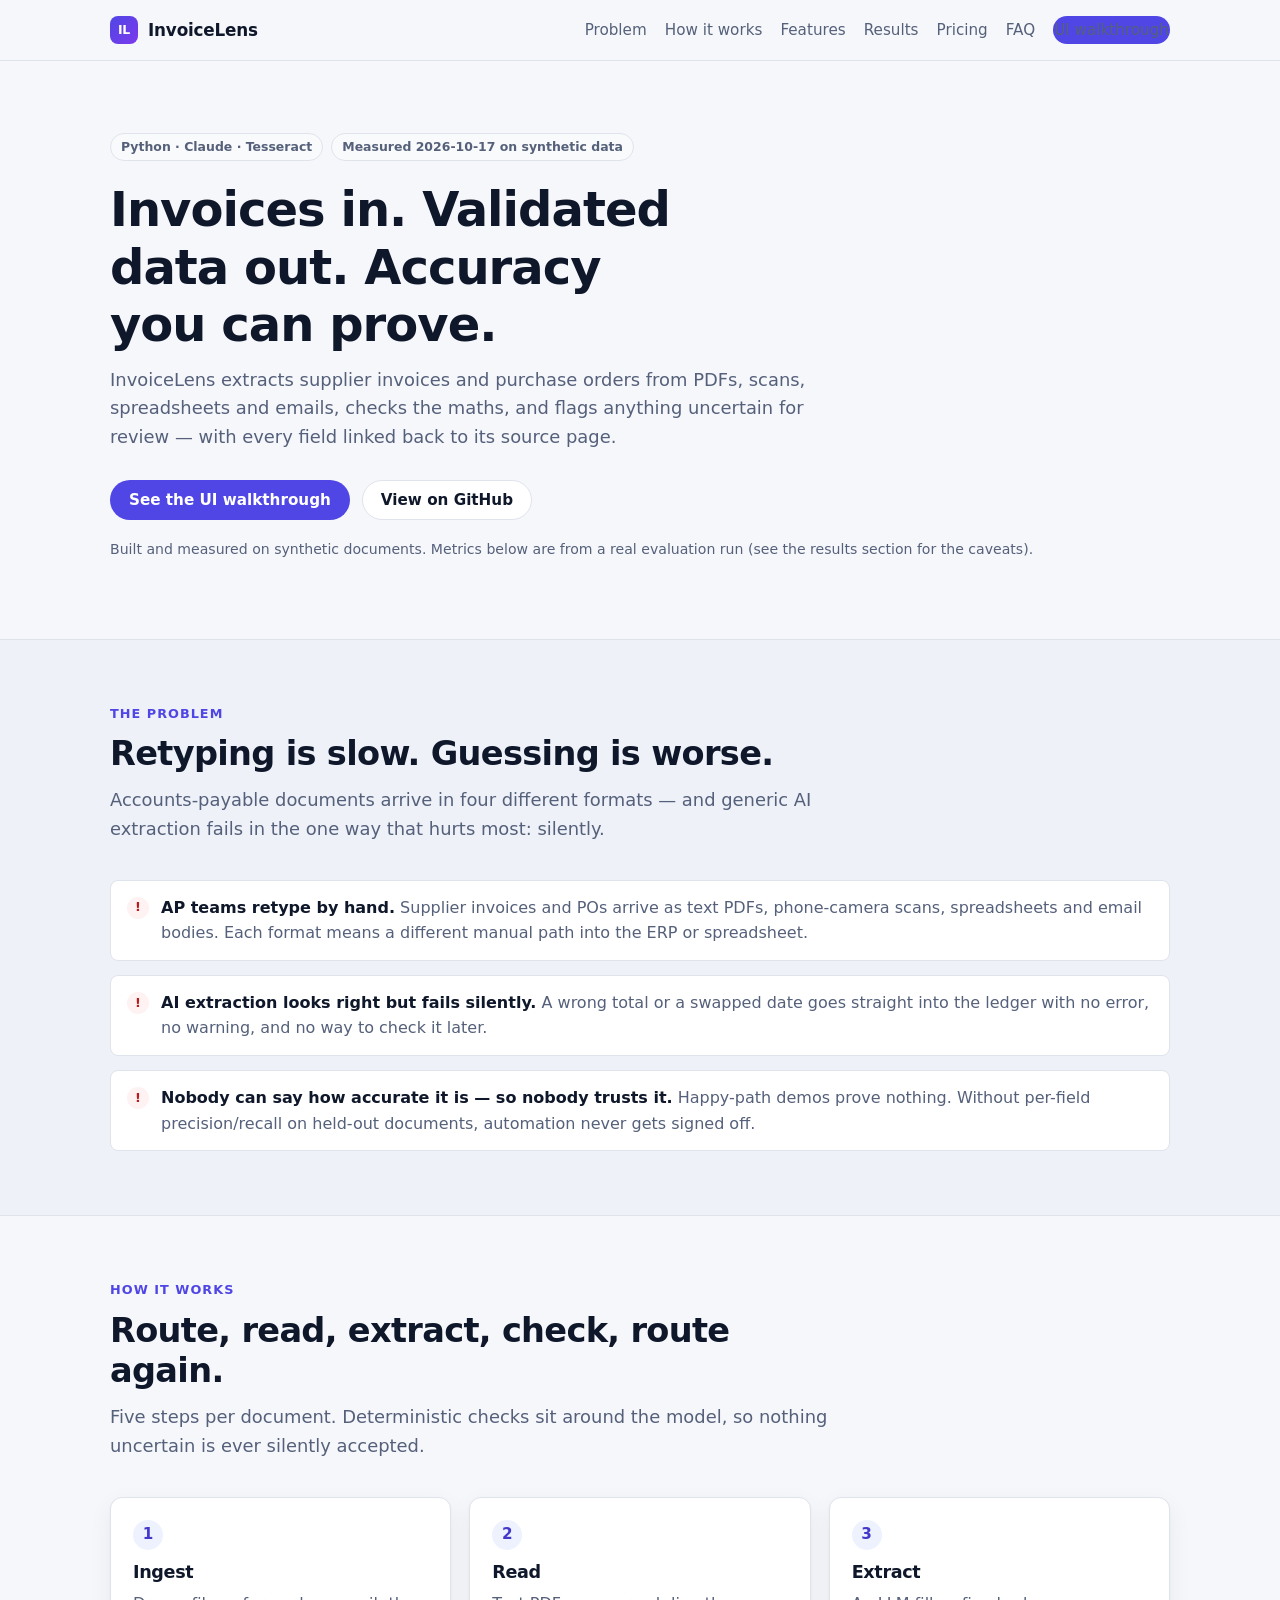
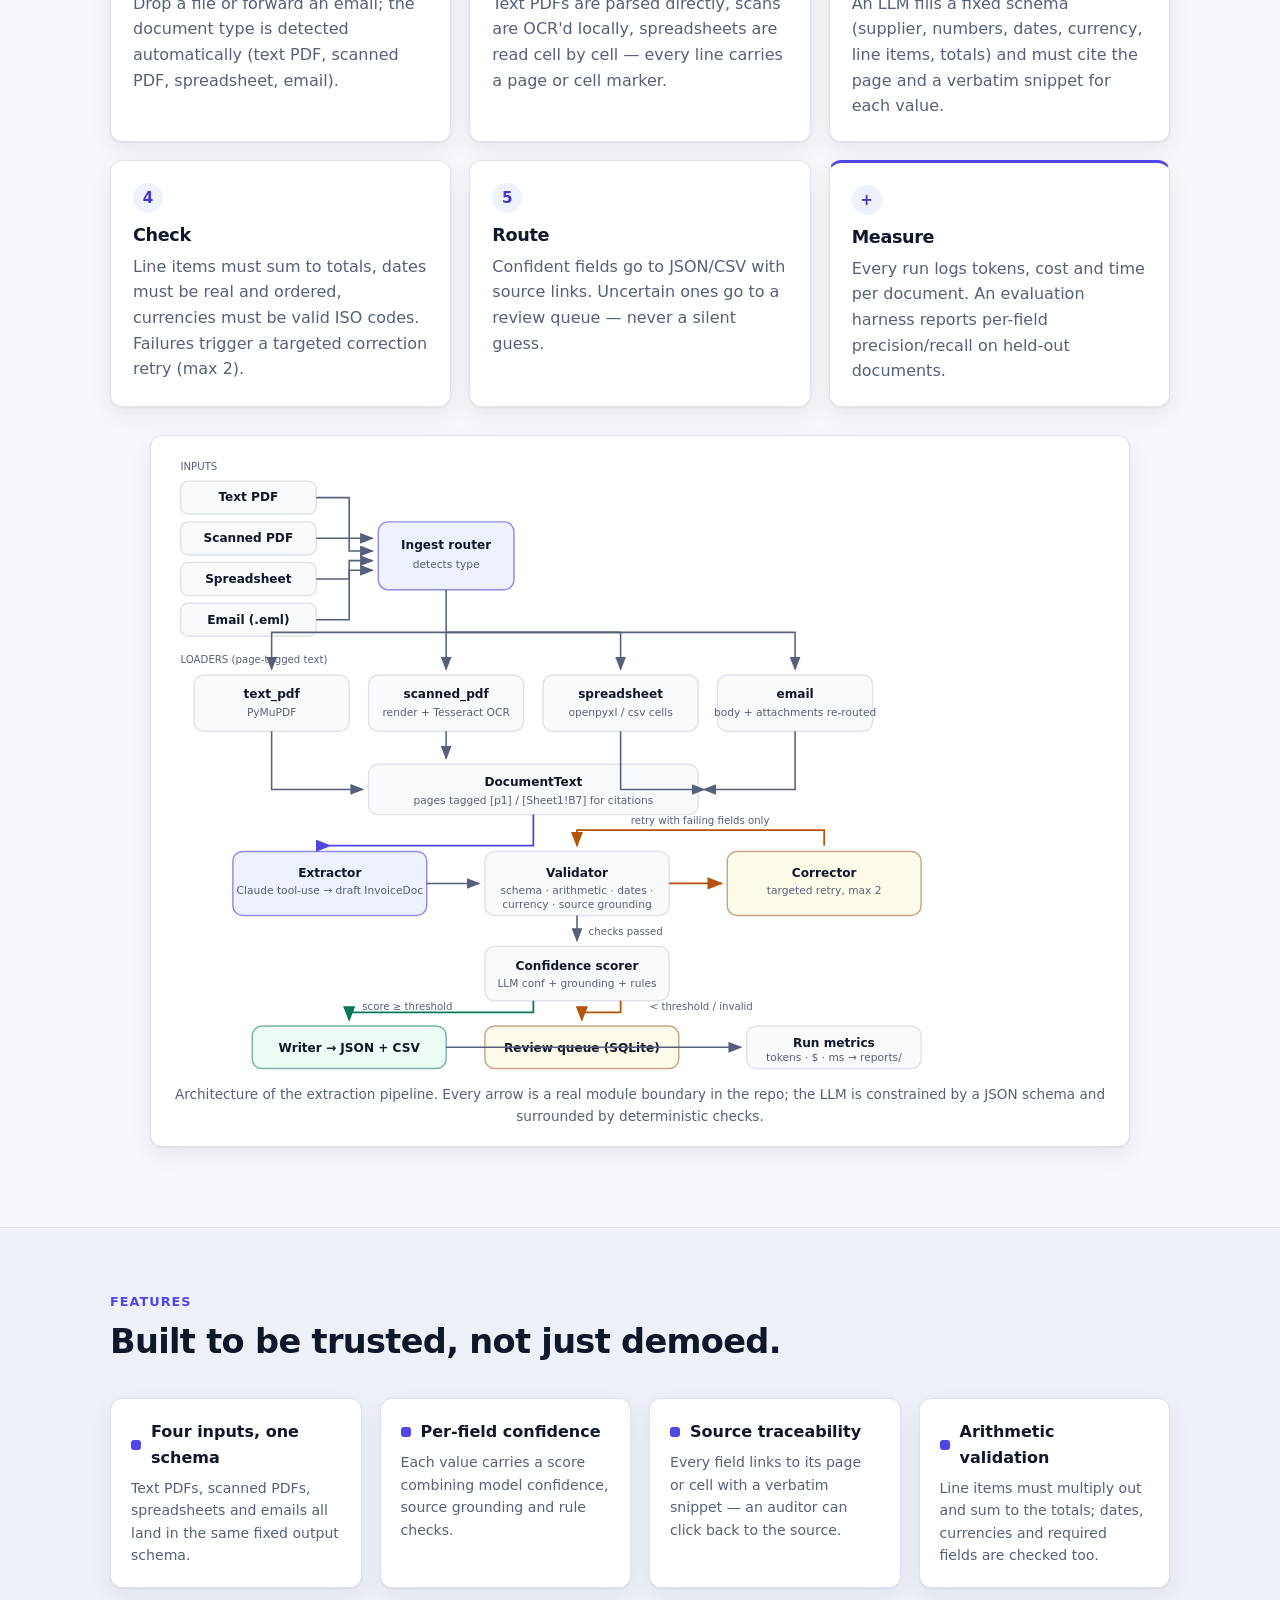
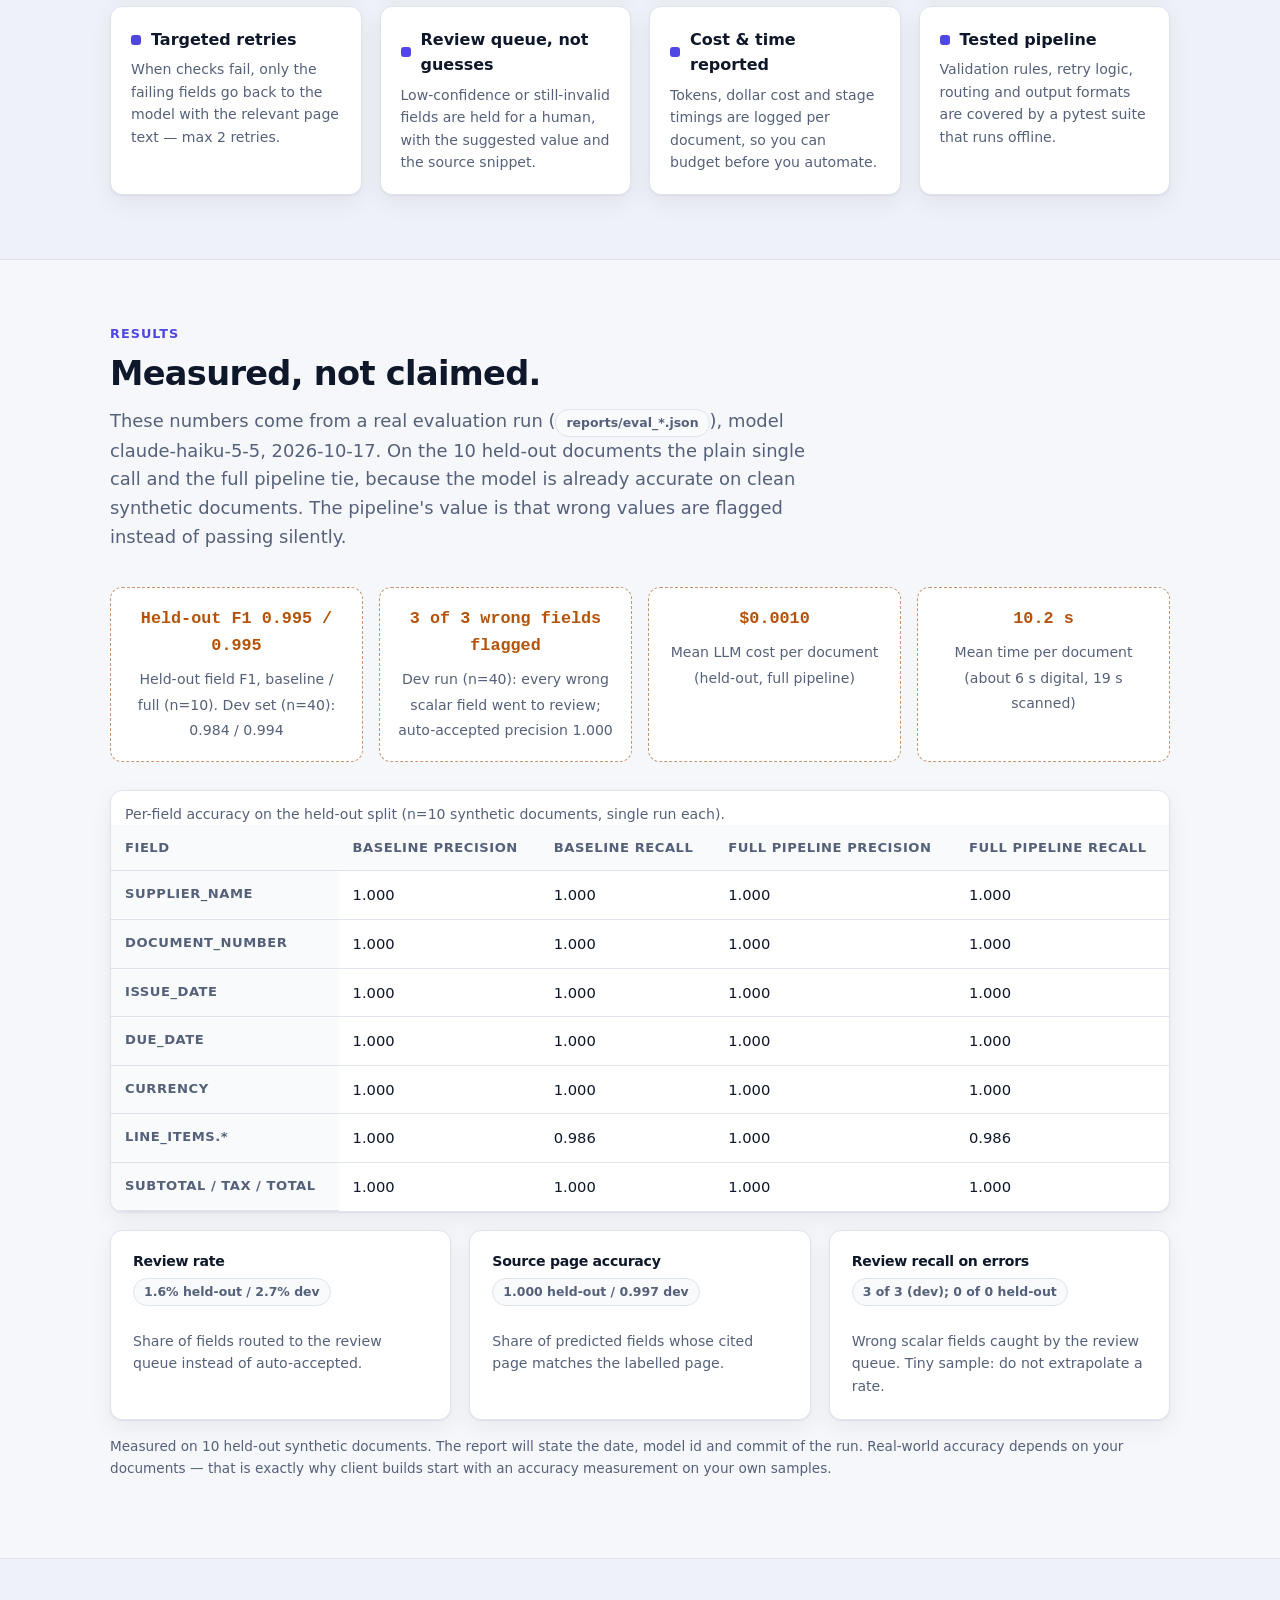
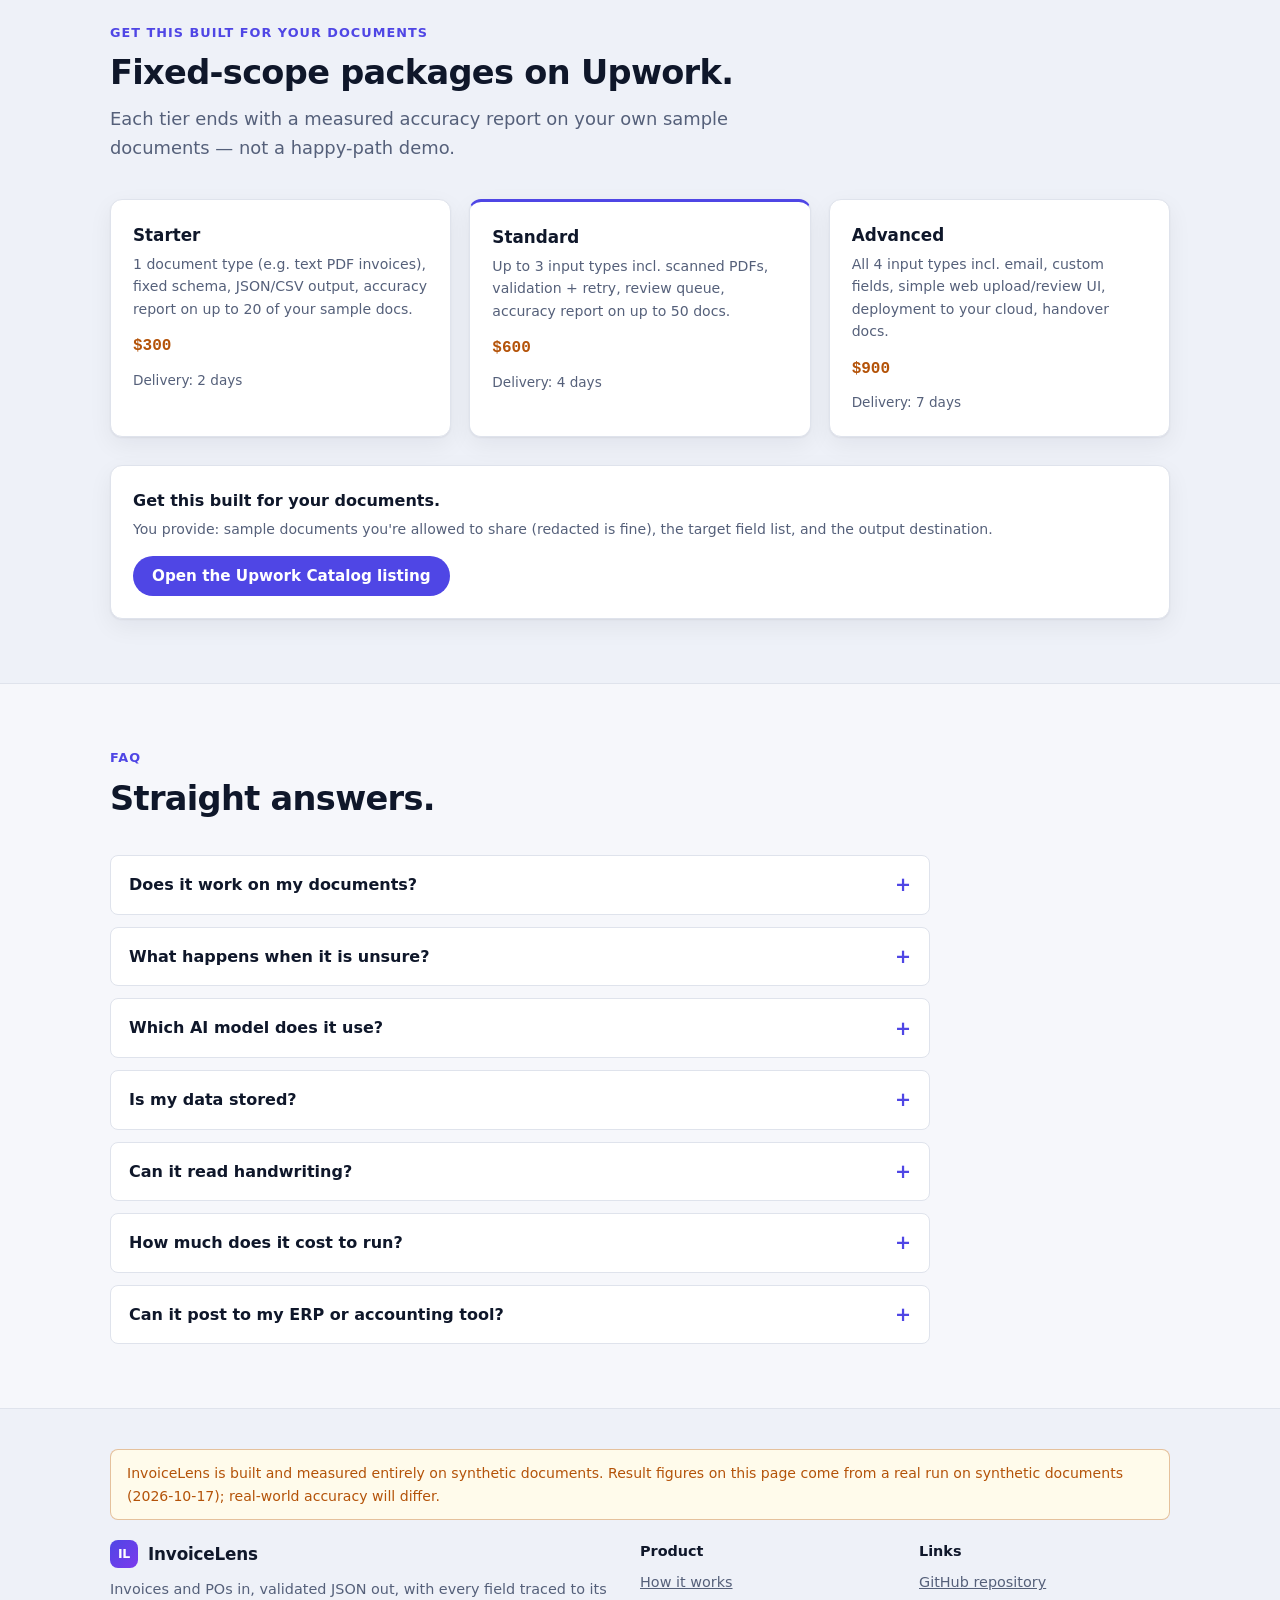
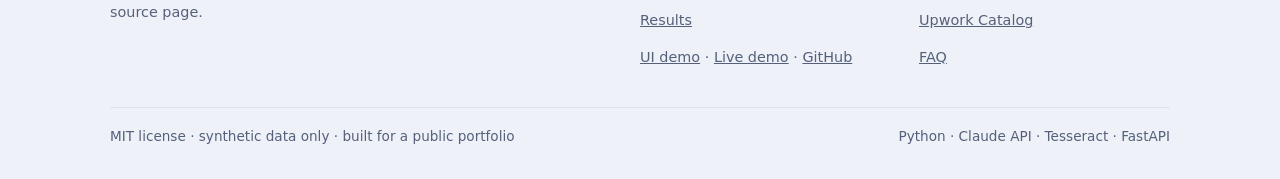
<file: site/index.html>
<!doctype html>
<html lang="en">
<head>
  <meta charset="utf-8">
  <meta name="viewport" content="width=device-width, initial-scale=1">
  <meta name="color-scheme" content="light dark">
  <meta name="description" content="InvoiceLens — invoices and POs in, validated JSON out, with every field traced to its source page and accuracy you can measure. Measured on synthetic data.">
  <title>InvoiceLens — validated invoice &amp; PO extraction</title>
  <link rel="stylesheet" href="styles.css">
</head>
<body>

  <header class="site-header">
    <div class="container">
      <a class="brand" href="index.html"><span class="brand-mark">IL</span>InvoiceLens</a>
      <nav class="nav" aria-label="Main">
        <a href="#problem">Problem</a>
        <a href="#how">How it works</a>
        <a href="#features">Features</a>
        <a href="#results">Results</a>
        <a href="#pricing">Pricing</a>
        <a href="#faq">FAQ</a>
        <a class="btn btn-primary btn-sm" href="demo.html">UI walkthrough</a>
      </nav>
    </div>
  </header>

  <main>

    <!-- ============ HERO ============ -->
    <section class="hero">
      <div class="container">
        <div class="hero-badge-row">
          <span class="badge">Python · Claude · Tesseract</span>
          <span class="badge">Measured 2026-10-17 on synthetic data</span>
        </div>
        <h1>Invoices in. Validated data out. Accuracy you can prove.</h1>
        <p class="lede">
          InvoiceLens extracts supplier invoices and purchase orders from PDFs, scans,
          spreadsheets and emails, checks the maths, and flags anything uncertain for
          review — with every field linked back to its source page.
        </p>
        <div class="cta-row">
          <a class="btn btn-primary" href="demo.html">See the UI walkthrough</a>
          <a class="btn btn-ghost" href="#" title="Link pending — public repo not yet published">View on GitHub</a>
        </div>
        <p class="hero-note">
          Built and measured on synthetic documents. Metrics below are
          from a real evaluation run (see the results section for the caveats).
        </p>
      </div>
    </section>

    <!-- ============ PROBLEM ============ -->
    <section class="section section-alt" id="problem">
      <div class="container">
        <div class="section-head">
          <p class="eyebrow">The problem</p>
          <h2>Retyping is slow. Guessing is worse.</h2>
          <p class="lede">Accounts-payable documents arrive in four different formats — and generic AI extraction fails in the one way that hurts most: silently.</p>
        </div>
        <ul class="problem-list">
          <li>
            <span class="mark" aria-hidden="true">!</span>
            <div>
              <strong>AP teams retype by hand.</strong>
              <span class="muted"> Supplier invoices and POs arrive as text PDFs, phone-camera scans, spreadsheets and email bodies. Each format means a different manual path into the ERP or spreadsheet.</span>
            </div>
          </li>
          <li>
            <span class="mark" aria-hidden="true">!</span>
            <div>
              <strong>AI extraction looks right but fails silently.</strong>
              <span class="muted"> A wrong total or a swapped date goes straight into the ledger with no error, no warning, and no way to check it later.</span>
            </div>
          </li>
          <li>
            <span class="mark" aria-hidden="true">!</span>
            <div>
              <strong>Nobody can say how accurate it is — so nobody trusts it.</strong>
              <span class="muted"> Happy-path demos prove nothing. Without per-field precision/recall on held-out documents, automation never gets signed off.</span>
            </div>
          </li>
        </ul>
      </div>
    </section>

    <!-- ============ HOW IT WORKS ============ -->
    <section class="section" id="how">
      <div class="container">
        <div class="section-head">
          <p class="eyebrow">How it works</p>
          <h2>Route, read, extract, check, route again.</h2>
          <p class="lede">Five steps per document. Deterministic checks sit around the model, so nothing uncertain is ever silently accepted.</p>
        </div>

        <div class="grid grid-3" style="margin-bottom: 28px;">
          <div class="card">
            <div class="step-num">1</div>
            <h3>Ingest</h3>
            <p class="muted">Drop a file or forward an email; the document type is detected automatically (text PDF, scanned PDF, spreadsheet, email).</p>
          </div>
          <div class="card">
            <div class="step-num">2</div>
            <h3>Read</h3>
            <p class="muted">Text PDFs are parsed directly, scans are OCR'd locally, spreadsheets are read cell by cell — every line carries a page or cell marker.</p>
          </div>
          <div class="card">
            <div class="step-num">3</div>
            <h3>Extract</h3>
            <p class="muted">An LLM fills a fixed schema (supplier, numbers, dates, currency, line items, totals) and must cite the page and a verbatim snippet for each value.</p>
          </div>
          <div class="card">
            <div class="step-num">4</div>
            <h3>Check</h3>
            <p class="muted">Line items must sum to totals, dates must be real and ordered, currencies must be valid ISO codes. Failures trigger a targeted correction retry (max 2).</p>
          </div>
          <div class="card">
            <div class="step-num">5</div>
            <h3>Route</h3>
            <p class="muted">Confident fields go to JSON/CSV with source links. Uncertain ones go to a review queue — never a silent guess.</p>
          </div>
          <div class="card card-accent">
            <div class="step-num">+</div>
            <h3>Measure</h3>
            <p class="muted">Every run logs tokens, cost and time per document. An evaluation harness reports per-field precision/recall on held-out documents.</p>
          </div>
        </div>

        <figure class="diagram-wrap">
          <svg class="arch-svg" viewBox="0 0 980 640" role="img" aria-labelledby="arch-title arch-desc" width="980" height="640">
            <title id="arch-title">InvoiceLens architecture</title>
            <desc id="arch-desc">Documents enter an ingest router, are read by one of four loaders, extracted by an LLM into a draft schema, validated by deterministic rules, corrected with up to two retries, scored for confidence, then written as JSON and CSV or sent to a review queue, with run metrics recorded.</desc>
            <defs>
              <marker id="arrowhead" markerWidth="9" markerHeight="7" refX="8" refY="3.5" orient="auto">
                <polygon points="0 0, 9 3.5, 0 7" fill="var(--muted)"></polygon>
              </marker>
              <marker id="arrowhead-accent" markerWidth="9" markerHeight="7" refX="8" refY="3.5" orient="auto">
                <polygon points="0 0, 9 3.5, 0 7" fill="var(--accent)"></polygon>
              </marker>
              <marker id="arrowhead-ok" markerWidth="9" markerHeight="7" refX="8" refY="3.5" orient="auto">
                <polygon points="0 0, 9 3.5, 0 7" fill="var(--ok)"></polygon>
              </marker>
              <marker id="arrowhead-warn" markerWidth="9" markerHeight="7" refX="8" refY="3.5" orient="auto">
                <polygon points="0 0, 9 3.5, 0 7" fill="var(--warn)"></polygon>
              </marker>
            </defs>

            <!-- Inputs -->
            <text class="t-label" x="16" y="16">INPUTS</text>
            <rect class="box" x="16" y="28" width="140" height="34" rx="8"></rect>
            <text class="t" x="86" y="49" text-anchor="middle">Text PDF</text>
            <rect class="box" x="16" y="70" width="140" height="34" rx="8"></rect>
            <text class="t" x="86" y="91" text-anchor="middle">Scanned PDF</text>
            <rect class="box" x="16" y="112" width="140" height="34" rx="8"></rect>
            <text class="t" x="86" y="133" text-anchor="middle">Spreadsheet</text>
            <rect class="box" x="16" y="154" width="140" height="34" rx="8"></rect>
            <text class="t" x="86" y="175" text-anchor="middle">Email (.eml)</text>

            <!-- Router -->
            <rect class="box-accent" x="220" y="70" width="140" height="70" rx="10"></rect>
            <text class="t" x="290" y="98" text-anchor="middle">Ingest router</text>
            <text class="t-sub" x="290" y="118" text-anchor="middle">detects type</text>

            <!-- arrows inputs -> router -->
            <path class="arrow" d="M156 45 H190 V100 H214"></path>
            <path class="arrow" d="M156 87 H214"></path>
            <path class="arrow" d="M156 129 H190 V110 H214"></path>
            <path class="arrow" d="M156 171 H190 V120 H214"></path>

            <!-- Loaders -->
            <text class="t-label" x="16" y="216">LOADERS (page-tagged text)</text>
            <rect class="box" x="30" y="228" width="160" height="58" rx="10"></rect>
            <text class="t" x="110" y="252" text-anchor="middle">text_pdf</text>
            <text class="t-sub" x="110" y="270" text-anchor="middle">PyMuPDF</text>
            <rect class="box" x="210" y="228" width="160" height="58" rx="10"></rect>
            <text class="t" x="290" y="252" text-anchor="middle">scanned_pdf</text>
            <text class="t-sub" x="290" y="270" text-anchor="middle">render + Tesseract OCR</text>
            <rect class="box" x="390" y="228" width="160" height="58" rx="10"></rect>
            <text class="t" x="470" y="252" text-anchor="middle">spreadsheet</text>
            <text class="t-sub" x="470" y="270" text-anchor="middle">openpyxl / csv cells</text>
            <rect class="box" x="570" y="228" width="160" height="58" rx="10"></rect>
            <text class="t" x="650" y="252" text-anchor="middle">email</text>
            <text class="t-sub" x="650" y="270" text-anchor="middle">body + attachments re-routed</text>

            <!-- router -> loaders -->
            <path class="arrow" d="M290 140 V184 H110 V222"></path>
            <path class="arrow" d="M290 184 V222"></path>
            <path class="arrow" d="M290 184 H470 V222"></path>
            <path class="arrow" d="M290 184 H650 V222"></path>

            <!-- DocumentText -->
            <rect class="box" x="210" y="320" width="340" height="52" rx="10"></rect>
            <text class="t" x="380" y="343" text-anchor="middle">DocumentText</text>
            <text class="t-sub" x="380" y="361" text-anchor="middle">pages tagged [p1] / [Sheet1!B7] for citations</text>

            <path class="arrow" d="M110 286 V346 H204"></path>
            <path class="arrow" d="M290 286 V314"></path>
            <path class="arrow" d="M470 286 V346 H556"></path>
            <path class="arrow" d="M650 286 V346 H560 V346 H556"></path>

            <!-- Extractor / Validator / Corrector -->
            <rect class="box-accent" x="70" y="410" width="200" height="66" rx="10"></rect>
            <text class="t" x="170" y="436" text-anchor="middle">Extractor</text>
            <text class="t-sub" x="170" y="454" text-anchor="middle">Claude tool-use → draft InvoiceDoc</text>

            <rect class="box" x="330" y="410" width="190" height="66" rx="10"></rect>
            <text class="t" x="425" y="436" text-anchor="middle">Validator</text>
            <text class="t-sub" x="425" y="454" text-anchor="middle">schema · arithmetic · dates ·</text>
            <text class="t-sub" x="425" y="468" text-anchor="middle">currency · source grounding</text>

            <rect class="box-warn" x="580" y="410" width="200" height="66" rx="10"></rect>
            <text class="t" x="680" y="436" text-anchor="middle">Corrector</text>
            <text class="t-sub" x="680" y="454" text-anchor="middle">targeted retry, max 2</text>

            <path class="arrow-accent" d="M380 372 V404 H170 V404"></path>
            <path class="arrow" d="M270 443 H324"></path>
            <path class="arrow-warn" d="M520 443 H574"></path>
            <!-- retry loop back into validator -->
            <path class="arrow-warn" d="M680 404 V388 H425 V404"></path>
            <text class="t-label" x="552" y="382" text-anchor="middle">retry with failing fields only</text>

            <!-- Confidence -->
            <rect class="box" x="330" y="508" width="190" height="56" rx="10"></rect>
            <text class="t" x="425" y="532" text-anchor="middle">Confidence scorer</text>
            <text class="t-sub" x="425" y="550" text-anchor="middle">LLM conf + grounding + rules</text>
            <path class="arrow" d="M425 476 V502"></path>
            <text class="t-label" x="437" y="496">checks passed</text>

            <!-- Outputs -->
            <rect class="box-ok" x="90" y="590" width="200" height="44" rx="10"></rect>
            <text class="t" x="190" y="617" text-anchor="middle">Writer → JSON + CSV</text>

            <rect class="box-warn" x="330" y="590" width="200" height="44" rx="10"></rect>
            <text class="t" x="430" y="617" text-anchor="middle">Review queue (SQLite)</text>

            <rect class="box" x="600" y="590" width="180" height="44" rx="10"></rect>
            <text class="t" x="690" y="612" text-anchor="middle">Run metrics</text>
            <text class="t-sub" x="690" y="626" text-anchor="middle">tokens · $ · ms → reports/</text>

            <path class="arrow-ok" d="M380 564 V576 H190 V584"></path>
            <text class="t-label" x="250" y="574" text-anchor="middle">score ≥ threshold</text>
            <path class="arrow-warn" d="M470 564 V576 H430 V584"></path>
            <text class="t-label" x="500" y="574">&lt; threshold / invalid</text>
            <path class="arrow" d="M290 612 H594"></path>
          </svg>
          <figcaption>
            Architecture of the extraction pipeline. Every arrow is a real module boundary in the repo;
            the LLM is constrained by a JSON schema and surrounded by deterministic checks.
          </figcaption>
        </figure>
      </div>
    </section>

    <!-- ============ FEATURES ============ -->
    <section class="section section-alt" id="features">
      <div class="container">
        <div class="section-head">
          <p class="eyebrow">Features</p>
          <h2>Built to be trusted, not just demoed.</h2>
        </div>
        <div class="grid grid-4">
          <div class="card feature-card">
            <div class="feature-title"><span class="feature-dot" aria-hidden="true"></span>Four inputs, one schema</div>
            <p class="muted small">Text PDFs, scanned PDFs, spreadsheets and emails all land in the same fixed output schema.</p>
          </div>
          <div class="card feature-card">
            <div class="feature-title"><span class="feature-dot" aria-hidden="true"></span>Per-field confidence</div>
            <p class="muted small">Each value carries a score combining model confidence, source grounding and rule checks.</p>
          </div>
          <div class="card feature-card">
            <div class="feature-title"><span class="feature-dot" aria-hidden="true"></span>Source traceability</div>
            <p class="muted small">Every field links to its page or cell with a verbatim snippet — an auditor can click back to the source.</p>
          </div>
          <div class="card feature-card">
            <div class="feature-title"><span class="feature-dot" aria-hidden="true"></span>Arithmetic validation</div>
            <p class="muted small">Line items must multiply out and sum to the totals; dates, currencies and required fields are checked too.</p>
          </div>
          <div class="card feature-card">
            <div class="feature-title"><span class="feature-dot" aria-hidden="true"></span>Targeted retries</div>
            <p class="muted small">When checks fail, only the failing fields go back to the model with the relevant page text — max 2 retries.</p>
          </div>
          <div class="card feature-card">
            <div class="feature-title"><span class="feature-dot" aria-hidden="true"></span>Review queue, not guesses</div>
            <p class="muted small">Low-confidence or still-invalid fields are held for a human, with the suggested value and the source snippet.</p>
          </div>
          <div class="card feature-card">
            <div class="feature-title"><span class="feature-dot" aria-hidden="true"></span>Cost &amp; time reported</div>
            <p class="muted small">Tokens, dollar cost and stage timings are logged per document, so you can budget before you automate.</p>
          </div>
          <div class="card feature-card">
            <div class="feature-title"><span class="feature-dot" aria-hidden="true"></span>Tested pipeline</div>
            <p class="muted small">Validation rules, retry logic, routing and output formats are covered by a pytest suite that runs offline.</p>
          </div>
        </div>
      </div>
    </section>

    <!-- ============ RESULTS ============ -->
    <section class="section" id="results">
      <div class="container">
        <div class="section-head">
          <p class="eyebrow">Results</p>
          <h2>Measured, not claimed.</h2>
          <p class="lede">
            These numbers come from a real evaluation run (<span class="badge">reports/eval_*.json</span>), model claude-haiku-5-5, 2026-10-17.
            On the 10 held-out documents the plain single call and the full pipeline tie, because the model is already accurate on clean synthetic documents. The pipeline's value is that wrong values are flagged instead of passing silently.
          </p>
        </div>

        <div class="stat-grid">
          <div class="stat">
            <span class="stat-value">Held-out F1 0.995 / 0.995</span>
            <span class="stat-label">Held-out field F1, baseline / full (n=10). Dev set (n=40): 0.984 / 0.994</span>
          </div>
          <div class="stat">
            <span class="stat-value">3 of 3 wrong fields flagged</span>
            <span class="stat-label">Dev run (n=40): every wrong scalar field went to review; auto-accepted precision 1.000</span>
          </div>
          <div class="stat">
            <span class="stat-value">$0.0010</span>
            <span class="stat-label">Mean LLM cost per document (held-out, full pipeline)</span>
          </div>
          <div class="stat">
            <span class="stat-value">10.2 s</span>
            <span class="stat-label">Mean time per document (about 6 s digital, 19 s scanned)</span>
          </div>
        </div>

        <div class="table-wrap">
          <table>
            <caption class="small muted" style="text-align:left; padding: 12px 14px 0;">Per-field accuracy on the held-out split (n=10 synthetic documents, single run each).</caption>
            <thead>
              <tr>
                <th scope="col">Field</th>
                <th scope="col">Baseline precision</th>
                <th scope="col">Baseline recall</th>
                <th scope="col">Full pipeline precision</th>
                <th scope="col">Full pipeline recall</th>
              </tr>
            </thead>
            <tbody>
              <tr><th scope="row">supplier_name</th><td>1.000</td><td>1.000</td><td>1.000</td><td>1.000</td></tr>
              <tr><th scope="row">document_number</th><td>1.000</td><td>1.000</td><td>1.000</td><td>1.000</td></tr>
              <tr><th scope="row">issue_date</th><td>1.000</td><td>1.000</td><td>1.000</td><td>1.000</td></tr>
              <tr><th scope="row">due_date</th><td>1.000</td><td>1.000</td><td>1.000</td><td>1.000</td></tr>
              <tr><th scope="row">currency</th><td>1.000</td><td>1.000</td><td>1.000</td><td>1.000</td></tr>
              <tr><th scope="row">line_items.*</th><td>1.000</td><td>0.986</td><td>1.000</td><td>0.986</td></tr>
              <tr><th scope="row">subtotal / tax / total</th><td>1.000</td><td>1.000</td><td>1.000</td><td>1.000</td></tr>
            </tbody>
          </table>
        </div>

        <div class="grid grid-3" style="margin-top: 18px;">
          <div class="card">
            <h3 class="small">Review rate</h3>
            <p class="badge">1.6% held-out / 2.7% dev</p>
            <p class="muted small" style="margin-top:10px;">Share of fields routed to the review queue instead of auto-accepted.</p>
          </div>
          <div class="card">
            <h3 class="small">Source page accuracy</h3>
            <p class="badge">1.000 held-out / 0.997 dev</p>
            <p class="muted small" style="margin-top:10px;">Share of predicted fields whose cited page matches the labelled page.</p>
          </div>
          <div class="card">
            <h3 class="small">Review recall on errors</h3>
            <p class="badge">3 of 3 (dev); 0 of 0 held-out</p>
            <p class="muted small" style="margin-top:10px;">Wrong scalar fields caught by the review queue. Tiny sample: do not extrapolate a rate.</p>
          </div>
        </div>

        <p class="footnote">
          Measured on 10 held-out synthetic documents. The report will state the date, model id and commit
          of the run. Real-world accuracy depends on your documents — that is exactly why client builds start
          with an accuracy measurement on your own samples.
        </p>
      </div>
    </section>

    <!-- ============ PRICING ============ -->
    <section class="section section-alt" id="pricing">
      <div class="container">
        <div class="section-head">
          <p class="eyebrow">Get this built for your documents</p>
          <h2>Fixed-scope packages on Upwork.</h2>
          <p class="lede">Each tier ends with a measured accuracy report on your own sample documents — not a happy-path demo.</p>
        </div>

        <div class="grid grid-3">
          <div class="card tier">
            <div class="tier-name">Starter</div>
            <p class="muted small">1 document type (e.g. text PDF invoices), fixed schema, JSON/CSV output, accuracy report on up to 20 of your sample docs.</p>
            <div class="tier-price">$300</div>
            <p class="tier-delivery">Delivery: 2 days</p>
          </div>
          <div class="card tier card-accent">
            <div class="tier-name">Standard</div>
            <p class="muted small">Up to 3 input types incl. scanned PDFs, validation + retry, review queue, accuracy report on up to 50 docs.</p>
            <div class="tier-price">$600</div>
            <p class="tier-delivery">Delivery: 4 days</p>
          </div>
          <div class="card tier">
            <div class="tier-name">Advanced</div>
            <p class="muted small">All 4 input types incl. email, custom fields, simple web upload/review UI, deployment to your cloud, handover docs.</p>
            <div class="tier-price">$900</div>
            <p class="tier-delivery">Delivery: 7 days</p>
          </div>
        </div>

        <div class="pricing-cta">
          <div>
            <strong>Get this built for your documents.</strong>
            <p class="muted small" style="margin: 4px 0 0;">
              You provide: sample documents you're allowed to share (redacted is fine), the target field list,
              and the output destination.
            </p>
          </div>
          <a class="btn btn-primary" href="#" title="Link pending — Upwork Catalog listing not yet published">Open the Upwork Catalog listing</a>
        </div>
      </div>
    </section>

    <!-- ============ FAQ ============ -->
    <section class="section" id="faq">
      <div class="container">
        <div class="section-head">
          <p class="eyebrow">FAQ</p>
          <h2>Straight answers.</h2>
        </div>
        <div class="faq">
          <details>
            <summary>Does it work on my documents?</summary>
            <div class="faq-body">
              <p>The public demo runs on synthetic data. For a client build, accuracy is measured on your own sample documents before you commit to automation — that measurement is part of every tier.</p>
            </div>
          </details>
          <details>
            <summary>What happens when it is unsure?</summary>
            <div class="faq-body">
              <p>The field goes to a review queue with the suggested value, the confidence score, the validation issues and the source snippet. It is never silently guessed, and the original value is never overwritten by the model.</p>
            </div>
          </details>
          <details>
            <summary>Which AI model does it use?</summary>
            <div class="faq-body">
              <p>Claude Haiku by default, called through a provider abstraction — so Gemini, OpenAI or a self-hosted model can be swapped in without touching the pipeline logic. Model id and prices live in a config file, not in code.</p>
            </div>
          </details>
          <details>
            <summary>Is my data stored?</summary>
            <div class="faq-body">
              <p>The demo deletes uploads after processing and keeps only aggregate counters. Client builds run inside your own environment, on infrastructure you control.</p>
            </div>
          </details>
          <details>
            <summary>Can it read handwriting?</summary>
            <div class="faq-body">
              <p>No. The OCR path uses Tesseract, which handles printed scans. Handwriting is out of scope for this demo and would be scoped separately if you need it.</p>
            </div>
          </details>
          <details>
            <summary>How much does it cost to run?</summary>
            <div class="faq-body">
              <p>The measured cost per document will appear in the Results section above after the evaluation run. You pay your own LLM usage; OCR and validation are local and free. Every run logs its own token usage and dollar cost.</p>
            </div>
          </details>
          <details>
            <summary>Can it post to my ERP or accounting tool?</summary>
            <div class="faq-body">
              <p>Not in this demo — the output is JSON and CSV with source links. Integrations (e.g. into QuickBooks, Xero, NetSuite or an internal API) are available as an add-on in a client build.</p>
            </div>
          </details>
        </div>
      </div>
    </section>

  </main>

  <footer class="site-footer">
    <div class="container">
      <div class="demo-note">
        InvoiceLens is built and measured entirely on synthetic documents.
        Result figures on this page come from
        a real run on synthetic documents (2026-10-17); real-world accuracy will differ.
      </div>
      <div class="footer-grid">
        <div>
          <div class="brand" style="margin-bottom: 10px;"><span class="brand-mark">IL</span>InvoiceLens</div>
          <p>Invoices and POs in, validated JSON out, with every field traced to its source page.</p>
        </div>
        <div>
          <strong style="color: var(--text); display: block; margin-bottom: 8px;">Product</strong>
          <p><a href="#how">How it works</a></p>
          <p><a href="#results">Results</a></p>
          <p><a href="demo.html">UI demo</a> · <a href="https://invoicelens-h4efwpcu7q-uc.a.run.app">Live demo</a> · <a href="https://github.com/FrozenFist27/invoicelens">GitHub</a></p>
        </div>
        <div>
          <strong style="color: var(--text); display: block; margin-bottom: 8px;">Links</strong>
          <p><a href="#" title="Link pending — repo not yet published">GitHub repository</a></p>
          <p><a href="#pricing">Upwork Catalog</a></p>
          <p><a href="#faq">FAQ</a></p>
        </div>
      </div>
      <div class="footer-bottom">
        <span>MIT license · synthetic data only · built for a public portfolio</span>
        <span>Python · Claude API · Tesseract · FastAPI</span>
      </div>
    </div>
  </footer>

</body>
</html>
</file>
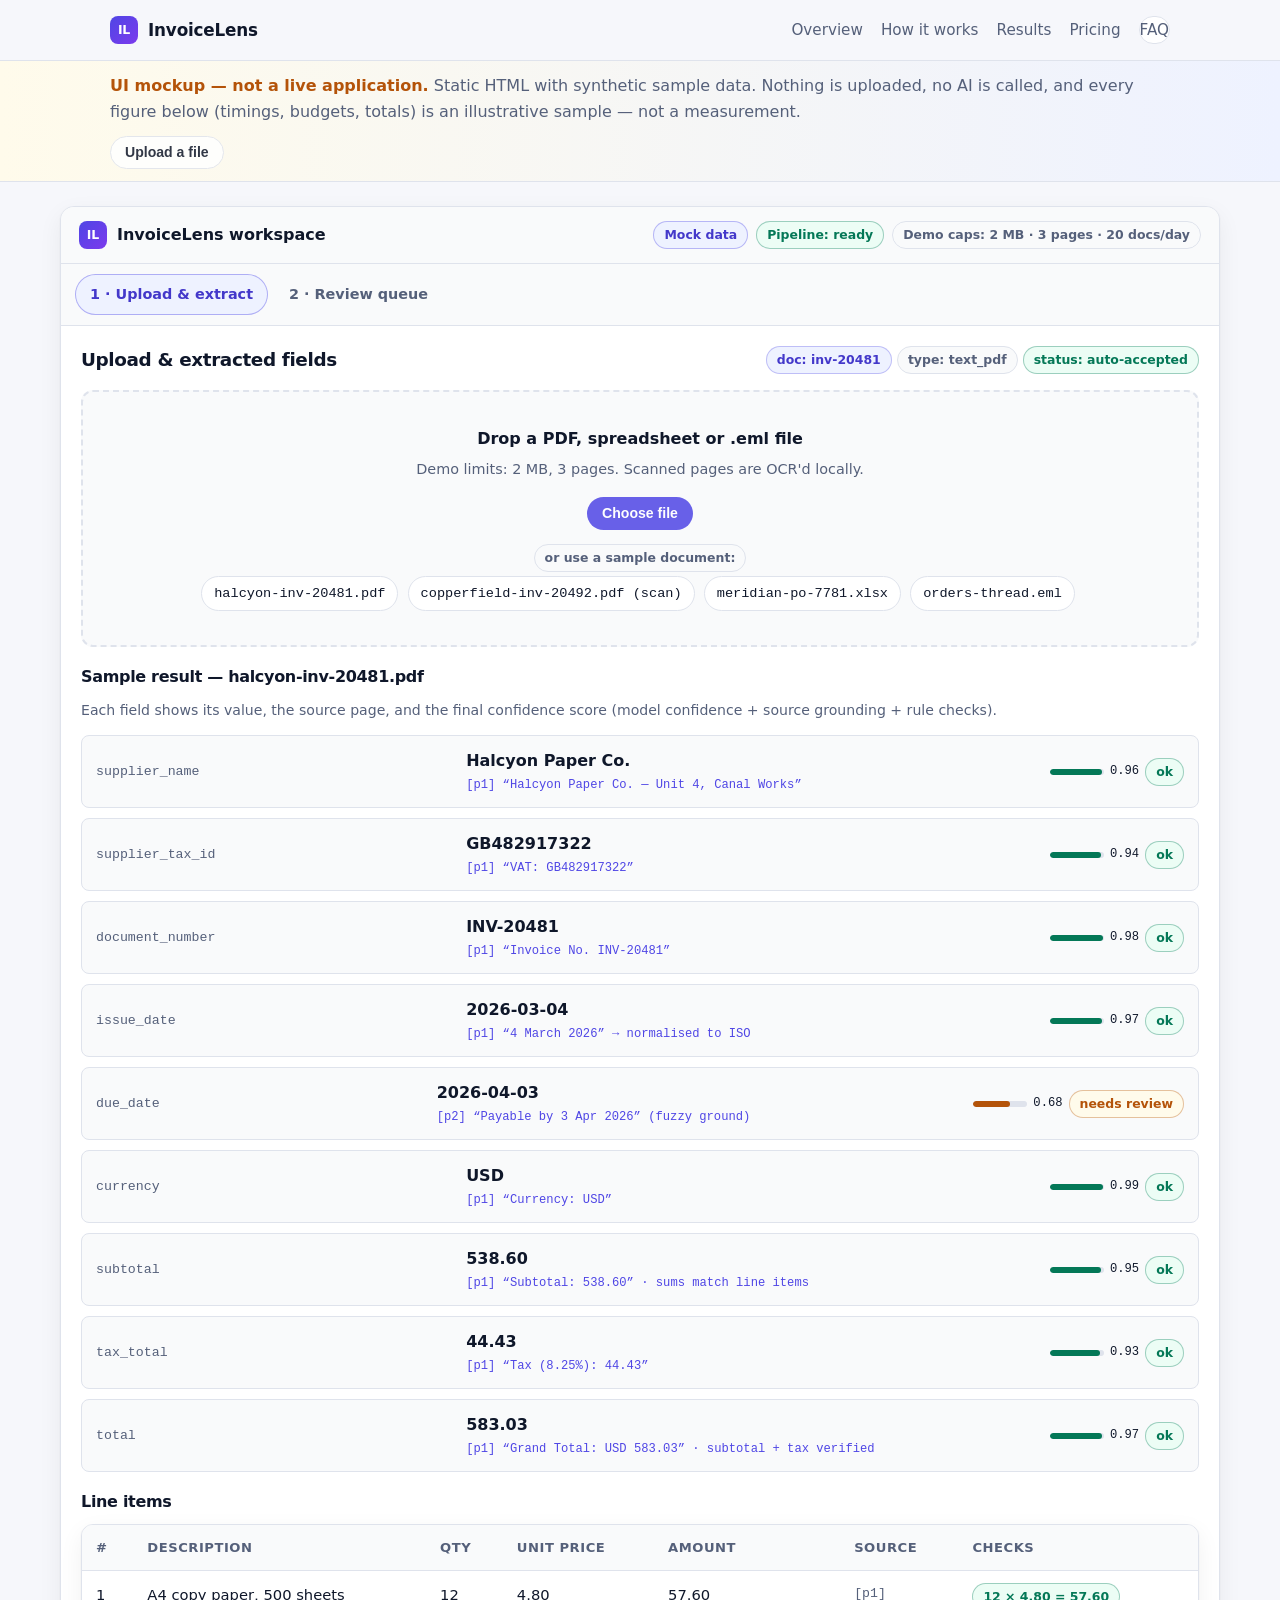
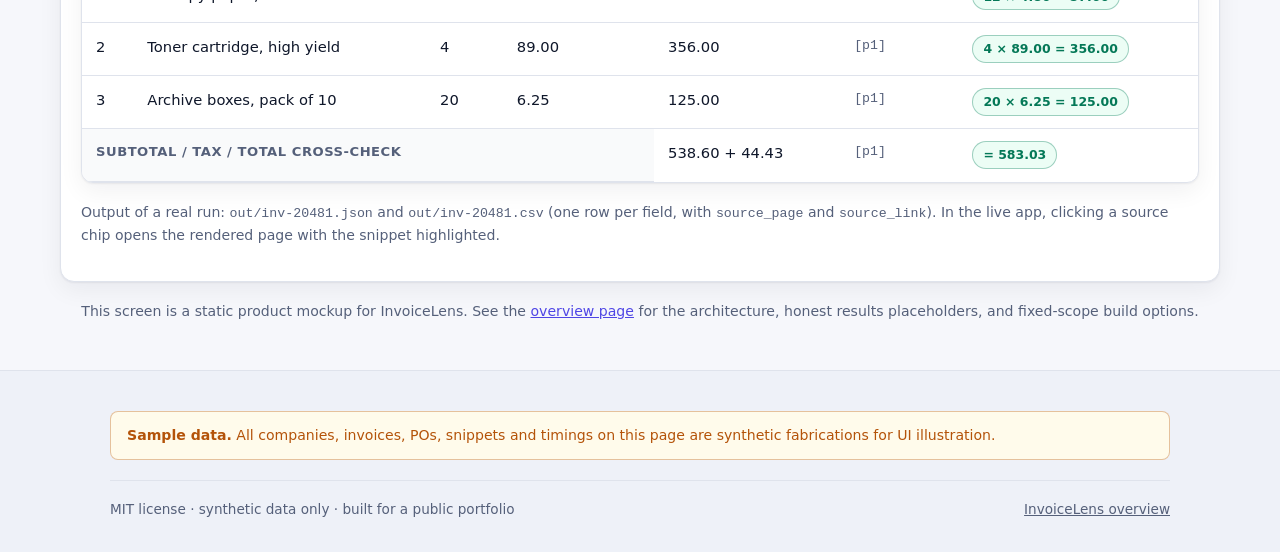
<file: site/demo.html>
<!doctype html>
<html lang="en">
<head>
  <meta charset="utf-8">
  <meta name="viewport" content="width=device-width, initial-scale=1">
  <meta name="color-scheme" content="light dark">
  <meta name="description" content="InvoiceLens UI mockup — a static walkthrough of the upload, extraction and review queue screens, with synthetic sample data.">
  <title>InvoiceLens — UI demo mockup</title>
  <link rel="stylesheet" href="styles.css">
</head>
<body>

  <header class="site-header">
    <div class="container">
      <a class="brand" href="index.html"><span class="brand-mark">IL</span>InvoiceLens</a>
      <nav class="nav" aria-label="Main">
        <a href="index.html">Overview</a>
        <a href="index.html#how">How it works</a>
        <a href="index.html#results">Results</a>
        <a href="index.html#pricing">Pricing</a>
        <a class="btn btn-ghost btn-sm" href="index.html#faq">FAQ</a>
      </nav>
    </div>
  </header>

  <div class="mock-banner">
    <div class="container">
      <div>
        <strong>UI mockup — not a live application.</strong>
        <span class="muted"> Static HTML with synthetic sample data. Nothing is uploaded, no AI is called,
        and every figure below (timings, budgets, totals) is an illustrative sample — not a measurement.</span>
      </div>
      <button class="btn btn-ghost btn-sm btn-static" type="button" aria-disabled="true" title="Disabled in the static mockup">Upload a file</button>
    </div>
  </div>

  <main class="app-shell">
    <div class="app-window">

      <div class="app-bar">
        <div class="app-title"><span class="brand-mark">IL</span> InvoiceLens workspace</div>
        <div class="app-meta">
          <span class="badge badge-demo">Mock data</span>
          <span class="badge badge-ok">Pipeline: ready</span>
          <span class="badge">Demo caps: 2 MB · 3 pages · 20 docs/day</span>
        </div>
      </div>

      <input class="tab-radio" type="radio" name="demo-tabs" id="tab-extract" checked>
      <input class="tab-radio" type="radio" name="demo-tabs" id="tab-review">

      <div class="tab-labels" aria-label="Demo screens">
        <label for="tab-extract">1 · Upload &amp; extract</label>
        <label for="tab-review">2 · Review queue</label>
      </div>

      <div class="tab-panels">

        <!-- ================= PANEL 1: EXTRACT ================= -->
        <section class="tab-panel" id="panel-extract" aria-label="Upload and extracted fields">
          <div class="panel-title">
            <h2>Upload &amp; extracted fields</h2>
            <div>
              <span class="badge badge-info">doc: inv-20481</span>
              <span class="badge">type: text_pdf</span>
              <span class="badge badge-ok">status: auto-accepted</span>
            </div>
          </div>

          <div class="dropzone">
            <div class="dz-title">Drop a PDF, spreadsheet or .eml file</div>
            <div class="dz-sub">Demo limits: 2 MB, 3 pages. Scanned pages are OCR'd locally.</div>
            <button class="btn btn-primary btn-sm btn-static" type="button" aria-disabled="true" title="Static mockup">Choose file</button>
            <div style="margin-top: 14px;">
              <span class="badge">or use a sample document:</span><br>
              <span class="file-chip">halcyon-inv-20481.pdf</span>
              <span class="file-chip">copperfield-inv-20492.pdf (scan)</span>
              <span class="file-chip">meridian-po-7781.xlsx</span>
              <span class="file-chip">orders-thread.eml</span>
            </div>
          </div>

          <h3 style="font-size: 1rem;">Sample result — halcyon-inv-20481.pdf</h3>
          <p class="muted small">Each field shows its value, the source page, and the final confidence score (model confidence + source grounding + rule checks).</p>

          <div class="field-list">
            <div class="field-row">
              <div class="field-name">supplier_name</div>
              <div class="field-value">Halcyon Paper Co.<span class="src">[p1] “Halcyon Paper Co. — Unit 4, Canal Works”</span></div>
              <div class="field-meta">
                <span class="conf"><span class="conf-bar"><i style="width: 96%"></i></span>0.96</span>
                <span class="badge badge-ok">ok</span>
              </div>
            </div>
            <div class="field-row">
              <div class="field-name">supplier_tax_id</div>
              <div class="field-value">GB482917322<span class="src">[p1] “VAT: GB482917322”</span></div>
              <div class="field-meta">
                <span class="conf"><span class="conf-bar"><i style="width: 94%"></i></span>0.94</span>
                <span class="badge badge-ok">ok</span>
              </div>
            </div>
            <div class="field-row">
              <div class="field-name">document_number</div>
              <div class="field-value">INV-20481<span class="src">[p1] “Invoice No. INV-20481”</span></div>
              <div class="field-meta">
                <span class="conf"><span class="conf-bar"><i style="width: 98%"></i></span>0.98</span>
                <span class="badge badge-ok">ok</span>
              </div>
            </div>
            <div class="field-row">
              <div class="field-name">issue_date</div>
              <div class="field-value">2026-03-04<span class="src">[p1] “4 March 2026” → normalised to ISO</span></div>
              <div class="field-meta">
                <span class="conf"><span class="conf-bar"><i style="width: 97%"></i></span>0.97</span>
                <span class="badge badge-ok">ok</span>
              </div>
            </div>
            <div class="field-row">
              <div class="field-name">due_date</div>
              <div class="field-value">2026-04-03<span class="src">[p2] “Payable by 3 Apr 2026” (fuzzy ground)</span></div>
              <div class="field-meta">
                <span class="conf"><span class="conf-bar warn"><i style="width: 68%"></i></span>0.68</span>
                <span class="badge badge-warn">needs review</span>
              </div>
            </div>
            <div class="field-row">
              <div class="field-name">currency</div>
              <div class="field-value">USD<span class="src">[p1] “Currency: USD”</span></div>
              <div class="field-meta">
                <span class="conf"><span class="conf-bar"><i style="width: 99%"></i></span>0.99</span>
                <span class="badge badge-ok">ok</span>
              </div>
            </div>
            <div class="field-row">
              <div class="field-name">subtotal</div>
              <div class="field-value">538.60<span class="src">[p1] “Subtotal: 538.60” · sums match line items</span></div>
              <div class="field-meta">
                <span class="conf"><span class="conf-bar"><i style="width: 95%"></i></span>0.95</span>
                <span class="badge badge-ok">ok</span>
              </div>
            </div>
            <div class="field-row">
              <div class="field-name">tax_total</div>
              <div class="field-value">44.43<span class="src">[p1] “Tax (8.25%): 44.43”</span></div>
              <div class="field-meta">
                <span class="conf"><span class="conf-bar"><i style="width: 93%"></i></span>0.93</span>
                <span class="badge badge-ok">ok</span>
              </div>
            </div>
            <div class="field-row">
              <div class="field-name">total</div>
              <div class="field-value">583.03<span class="src">[p1] “Grand Total: USD 583.03” · subtotal + tax verified</span></div>
              <div class="field-meta">
                <span class="conf"><span class="conf-bar"><i style="width: 97%"></i></span>0.97</span>
                <span class="badge badge-ok">ok</span>
              </div>
            </div>
          </div>

          <h3 style="font-size: 1rem;">Line items</h3>
          <div class="table-wrap" style="margin-bottom: 18px;">
            <table>
              <thead>
                <tr>
                  <th scope="col">#</th>
                  <th scope="col">Description</th>
                  <th scope="col">Qty</th>
                  <th scope="col">Unit price</th>
                  <th scope="col">Amount</th>
                  <th scope="col">Source</th>
                  <th scope="col">Checks</th>
                </tr>
              </thead>
              <tbody>
                <tr>
                  <td>1</td>
                  <td>A4 copy paper, 500 sheets</td>
                  <td>12</td>
                  <td>4.80</td>
                  <td>57.60</td>
                  <td class="field-name">[p1]</td>
                  <td><span class="badge badge-ok">12 × 4.80 = 57.60</span></td>
                </tr>
                <tr>
                  <td>2</td>
                  <td>Toner cartridge, high yield</td>
                  <td>4</td>
                  <td>89.00</td>
                  <td>356.00</td>
                  <td class="field-name">[p1]</td>
                  <td><span class="badge badge-ok">4 × 89.00 = 356.00</span></td>
                </tr>
                <tr>
                  <td>3</td>
                  <td>Archive boxes, pack of 10</td>
                  <td>20</td>
                  <td>6.25</td>
                  <td>125.00</td>
                  <td class="field-name">[p1]</td>
                  <td><span class="badge badge-ok">20 × 6.25 = 125.00</span></td>
                </tr>
                <tr>
                  <th scope="row" colspan="4">Subtotal / tax / total cross-check</th>
                  <td>538.60 + 44.43</td>
                  <td class="field-name">[p1]</td>
                  <td><span class="badge badge-ok">= 583.03</span></td>
                </tr>
              </tbody>
            </table>
          </div>

          <p class="small muted">
            Output of a real run: <span class="field-name">out/inv-20481.json</span> and
            <span class="field-name">out/inv-20481.csv</span> (one row per field, with
            <span class="field-name">source_page</span> and <span class="field-name">source_link</span>).
            In the live app, clicking a source chip opens the rendered page with the snippet highlighted.
          </p>
        </section>

        <!-- ================= PANEL 2: REVIEW QUEUE ================= -->
        <section class="tab-panel" id="panel-review" aria-label="Review queue">
          <div class="panel-title">
            <h2>Review queue</h2>
            <div>
              <span class="badge badge-warn">3 pending</span>
              <span class="badge">threshold: 0.70</span>
            </div>
          </div>
          <p class="muted small" style="margin-bottom: 16px;">
            Only fields the system is unsure about appear here, with the suggested value, the failed checks
            and the source snippet. Nothing was invented: the suggestion is the model's best reading, held back
            from the output until a human decides.
          </p>

          <div class="review-list">
            <article class="review-item">
              <h3>INV-20492 · total <span class="badge badge-danger">arith_total</span></h3>
              <dl class="review-grid">
                <div>
                  <dt>Suggested value</dt>
                  <dd>1,250.00 (as printed)</dd>
                </div>
                <div>
                  <dt>Confidence</dt>
                  <dd><span class="conf"><span class="conf-bar bad"><i style="width: 42%"></i></span>0.42</span></dd>
                </div>
                <div>
                  <dt>Issue</dt>
                  <dd>Line items sum to 1,180.00 but the printed total is 1,250.00.</dd>
                </div>
                <div>
                  <dt>Source</dt>
                  <dd class="field-name">p1</dd>
                </div>
              </dl>
              <p class="snippet">“Grand Total: USD 1,250.00” · lines: 640.00 + 310.00 + 230.00</p>
              <p class="small muted" style="margin-bottom: 12px;">
                The source document itself is inconsistent, so the pipeline kept the printed value and lowered
                confidence instead of forcing the arithmetic. Two correction retries were attempted.
              </p>
              <div class="review-actions">
                <button class="btn btn-primary btn-sm btn-static" type="button" aria-disabled="true">Accept as printed</button>
                <button class="btn btn-ghost btn-sm btn-static" type="button" aria-disabled="true">Correct value…</button>
                <button class="btn btn-ghost btn-sm btn-static" type="button" aria-disabled="true">Open source page</button>
              </div>
            </article>

            <article class="review-item">
              <h3>INV-20481 · due_date <span class="badge badge-warn">not_grounded</span></h3>
              <dl class="review-grid">
                <div>
                  <dt>Suggested value</dt>
                  <dd>2026-04-03</dd>
                </div>
                <div>
                  <dt>Confidence</dt>
                  <dd><span class="conf"><span class="conf-bar warn"><i style="width: 68%"></i></span>0.68</span></dd>
                </div>
                <div>
                  <dt>Issue</dt>
                  <dd>Found on page 2 in short form; fuzzy match 87% against page text.</dd>
                </div>
                <div>
                  <dt>Source</dt>
                  <dd class="field-name">p2</dd>
                </div>
              </dl>
              <p class="snippet">“Payment terms: net 30 — payable by 3 Apr 2026”</p>
              <div class="review-actions">
                <button class="btn btn-primary btn-sm btn-static" type="button" aria-disabled="true">Accept</button>
                <button class="btn btn-ghost btn-sm btn-static" type="button" aria-disabled="true">Correct value…</button>
              </div>
            </article>

            <article class="review-item">
              <h3>PO-7781 · currency <span class="badge badge-warn">currency_code</span></h3>
              <dl class="review-grid">
                <div>
                  <dt>Suggested value</dt>
                  <dd>EUR</dd>
                </div>
                <div>
                  <dt>Confidence</dt>
                  <dd><span class="conf"><span class="conf-bar warn"><i style="width: 55%"></i></span>0.55</span></dd>
                </div>
                <div>
                  <dt>Issue</dt>
                  <dd>Only a symbol found (€); no explicit ISO code in the spreadsheet.</dd>
                </div>
                <div>
                  <dt>Source</dt>
                  <dd class="field-name">Sheet1!D9</dd>
                </div>
              </dl>
              <p class="snippet">Sheet1!D9 = “€2,140.00” · no “EUR” token anywhere in the sheet</p>
              <div class="review-actions">
                <button class="btn btn-primary btn-sm btn-static" type="button" aria-disabled="true">Accept EUR</button>
                <button class="btn btn-ghost btn-sm btn-static" type="button" aria-disabled="true">Correct value…</button>
              </div>
            </article>
          </div>
        </section>

        
      </div><!-- /tab-panels -->
    </div><!-- /app-window -->

    <p class="small muted" style="text-align: center; margin-top: 18px;">
      This screen is a static product mockup for InvoiceLens.
      See the <a href="index.html">overview page</a> for the architecture, honest results placeholders,
      and fixed-scope build options.
    </p>
  </main>

  <footer class="site-footer">
    <div class="container">
      <div class="demo-note">
        <strong>Sample data.</strong> All companies, invoices, POs, snippets and timings on this page are
        synthetic fabrications for UI illustration.
      </div>
      <div class="footer-bottom">
        <span>MIT license · synthetic data only · built for a public portfolio</span>
        <span><a href="index.html">InvoiceLens overview</a></span>
      </div>
    </div>
  </footer>

</body>
</html>
</file>
<file: site/styles.css>
/* InvoiceLens product site — shared styles.
   No build step. Light + dark via prefers-color-scheme. Responsive to 375px. */

:root {
  --bg: #f6f7fb;
  --bg-soft: #eef1f8;
  --surface: #ffffff;
  --surface-2: #f9fafb;
  --text: #0f172a;
  --muted: #55607a;
  --border: #dfe3ec;
  --accent: #4f46e5;
  --accent-strong: #4338ca;
  --accent-soft: #eef2ff;
  --ok: #047857;
  --ok-soft: #ecfdf5;
  --warn: #b45309;
  --warn-soft: #fffbeb;
  --danger: #b91c1c;
  --danger-soft: #fef2f2;
  --code-bg: #f1f5f9;
  --shadow: 0 1px 2px rgb(15 23 42 / 0.06), 0 8px 24px rgb(15 23 42 / 0.06);
  --radius: 12px;
  --radius-sm: 8px;
  --max: 1100px;
  --font: system-ui, -apple-system, "Segoe UI", Roboto, "Helvetica Neue", Arial, sans-serif;
  --mono: ui-monospace, SFMono-Regular, Menlo, Consolas, "Liberation Mono", monospace;
}

@media (prefers-color-scheme: dark) {
  :root {
    --bg: #0b1120;
    --bg-soft: #0f172a;
    --surface: #111a2e;
    --surface-2: #0e1628;
    --text: #e8edf7;
    --muted: #9aa7bf;
    --border: #24304a;
    --accent: #8b93ff;
    --accent-strong: #a5abff;
    --accent-soft: #1c2140;
    --ok: #34d399;
    --ok-soft: #06281e;
    --warn: #fbbf24;
    --warn-soft: #2b2209;
    --danger: #f87171;
    --danger-soft: #2d1416;
    --code-bg: #0c1424;
    --shadow: 0 1px 2px rgb(0 0 0 / 0.4), 0 10px 30px rgb(0 0 0 / 0.35);
  }
}

* { box-sizing: border-box; }

html { scroll-behavior: smooth; }

body {
  margin: 0;
  font-family: var(--font);
  font-size: 16px;
  line-height: 1.6;
  color: var(--text);
  background: var(--bg);
  -webkit-text-size-adjust: 100%;
}

img, svg { max-width: 100%; height: auto; }

a { color: var(--accent); }
a:hover { color: var(--accent-strong); }

.container {
  width: 100%;
  max-width: var(--max);
  margin: 0 auto;
  padding: 0 20px;
}

/* ---------- Header ---------- */
.site-header {
  position: sticky;
  top: 0;
  z-index: 50;
  background: color-mix(in srgb, var(--bg) 86%, transparent);
  backdrop-filter: blur(10px);
  border-bottom: 1px solid var(--border);
}

.site-header .container {
  display: flex;
  align-items: center;
  justify-content: space-between;
  gap: 16px;
  min-height: 60px;
  flex-wrap: wrap;
  padding-top: 10px;
  padding-bottom: 10px;
}

.brand {
  display: inline-flex;
  align-items: center;
  gap: 10px;
  font-weight: 700;
  font-size: 1.05rem;
  color: var(--text);
  text-decoration: none;
  letter-spacing: -0.01em;
}

.brand-mark {
  width: 28px;
  height: 28px;
  border-radius: 8px;
  background: linear-gradient(135deg, var(--accent), #7c3aed);
  display: inline-flex;
  align-items: center;
  justify-content: center;
  color: #fff;
  font-size: 0.78rem;
  font-weight: 800;
}

.nav {
  display: flex;
  align-items: center;
  gap: 6px 18px;
  flex-wrap: wrap;
}

.nav a {
  color: var(--muted);
  text-decoration: none;
  font-size: 0.95rem;
  font-weight: 500;
  padding: 4px 0;
}

.nav a:hover { color: var(--text); }

/* ---------- Buttons & badges ---------- */
.btn {
  display: inline-flex;
  align-items: center;
  justify-content: center;
  gap: 8px;
  padding: 10px 18px;
  border-radius: 999px;
  font-weight: 600;
  font-size: 0.95rem;
  text-decoration: none;
  border: 1px solid transparent;
  cursor: pointer;
  line-height: 1.2;
  transition: background 0.15s ease, border-color 0.15s ease, color 0.15s ease;
}

.btn-primary {
  background: var(--accent);
  color: #fff;
}

@media (prefers-color-scheme: dark) {
  .btn-primary { color: #0b1120; }
}

.btn-primary:hover { background: var(--accent-strong); color: #fff; }

.btn-ghost {
  background: var(--surface);
  color: var(--text);
  border-color: var(--border);
}

.btn-ghost:hover { border-color: var(--accent); color: var(--accent); }

.btn-sm { padding: 7px 14px; font-size: 0.88rem; }

.btn-static {
  opacity: 0.85;
  cursor: default;
}

.badge {
  display: inline-flex;
  align-items: center;
  gap: 6px;
  padding: 3px 10px;
  border-radius: 999px;
  font-size: 0.78rem;
  font-weight: 600;
  border: 1px solid var(--border);
  background: var(--surface-2);
  color: var(--muted);
  white-space: nowrap;
}

.badge-demo { background: var(--accent-soft); color: var(--accent-strong); border-color: color-mix(in srgb, var(--accent) 35%, transparent); }
.badge-tbd { background: var(--warn-soft); color: var(--warn); border-color: color-mix(in srgb, var(--warn) 35%, transparent); font-family: var(--mono); font-size: 0.74rem; }
.badge-ok { background: var(--ok-soft); color: var(--ok); border-color: color-mix(in srgb, var(--ok) 35%, transparent); }
.badge-warn { background: var(--warn-soft); color: var(--warn); border-color: color-mix(in srgb, var(--warn) 35%, transparent); }
.badge-danger { background: var(--danger-soft); color: var(--danger); border-color: color-mix(in srgb, var(--danger) 35%, transparent); }
.badge-info { background: var(--accent-soft); color: var(--accent-strong); border-color: color-mix(in srgb, var(--accent) 30%, transparent); }

/* ---------- Sections ---------- */
.section { padding: 64px 0; }
.section-alt { background: var(--bg-soft); border-top: 1px solid var(--border); border-bottom: 1px solid var(--border); }

.section-head { max-width: 720px; margin-bottom: 36px; }
.section-head.center { margin-left: auto; margin-right: auto; text-align: center; }

.eyebrow {
  font-size: 0.8rem;
  font-weight: 700;
  text-transform: uppercase;
  letter-spacing: 0.08em;
  color: var(--accent);
  margin: 0 0 10px;
}

h1, h2, h3 { line-height: 1.2; letter-spacing: -0.02em; margin: 0 0 12px; }

h1 { font-size: clamp(1.9rem, 5vw, 3rem); }
h2 { font-size: clamp(1.5rem, 3.5vw, 2.1rem); }
h3 { font-size: 1.1rem; }

p { margin: 0 0 14px; }
.lede { font-size: 1.12rem; color: var(--muted); }
.muted { color: var(--muted); }
.small { font-size: 0.88rem; }

/* ---------- Hero ---------- */
.hero { padding: 72px 0 64px; }

.hero-badge-row {
  display: flex;
  flex-wrap: wrap;
  gap: 8px;
  margin-bottom: 20px;
}

.hero h1 { max-width: 17ch; }
.hero .lede { max-width: 62ch; margin-bottom: 28px; }

.cta-row {
  display: flex;
  flex-wrap: wrap;
  gap: 12px;
  align-items: center;
}

.hero-note {
  margin-top: 18px;
  font-size: 0.88rem;
  color: var(--muted);
}

/* ---------- Cards & grids ---------- */
.grid {
  display: grid;
  gap: 18px;
}

.grid-2 { grid-template-columns: repeat(2, minmax(0, 1fr)); }
.grid-3 { grid-template-columns: repeat(3, minmax(0, 1fr)); }
.grid-4 { grid-template-columns: repeat(4, minmax(0, 1fr)); }

.card {
  background: var(--surface);
  border: 1px solid var(--border);
  border-radius: var(--radius);
  padding: 22px;
  box-shadow: var(--shadow);
}

.card h3 { margin-bottom: 8px; }
.card p:last-child { margin-bottom: 0; }

.card-accent { border-top: 3px solid var(--accent); }

.step-num {
  display: inline-flex;
  align-items: center;
  justify-content: center;
  width: 30px;
  height: 30px;
  border-radius: 50%;
  background: var(--accent-soft);
  color: var(--accent-strong);
  font-weight: 700;
  font-size: 0.95rem;
  margin-bottom: 12px;
}

/* ---------- Problem list ---------- */
.problem-list { display: grid; gap: 14px; padding: 0; margin: 0; list-style: none; }
.problem-list li {
  display: flex;
  gap: 12px;
  align-items: flex-start;
  background: var(--surface);
  border: 1px solid var(--border);
  border-radius: var(--radius-sm);
  padding: 14px 16px;
}

.problem-list .mark {
  flex: none;
  width: 22px;
  height: 22px;
  margin-top: 2px;
  border-radius: 50%;
  background: var(--danger-soft);
  color: var(--danger);
  font-weight: 800;
  font-size: 0.8rem;
  display: inline-flex;
  align-items: center;
  justify-content: center;
}

/* ---------- Feature list ---------- */
.feature-card { padding: 20px; }
.feature-card .feature-title {
  display: flex;
  align-items: center;
  gap: 10px;
  font-weight: 650;
  margin-bottom: 6px;
}

.feature-dot {
  flex: none;
  width: 10px;
  height: 10px;
  border-radius: 3px;
  background: var(--accent);
}

/* ---------- Architecture diagram ---------- */
.diagram-wrap {
  background: var(--surface);
  border: 1px solid var(--border);
  border-radius: var(--radius);
  padding: 18px 14px;
  box-shadow: var(--shadow);
  overflow-x: auto;
}

.diagram-wrap figcaption {
  margin-top: 10px;
  font-size: 0.85rem;
  color: var(--muted);
  text-align: center;
}

.arch-svg { display: block; margin: 0 auto; min-width: 320px; }
.arch-svg .box {
  fill: var(--surface-2);
  stroke: var(--border);
  stroke-width: 1.5;
}
.arch-svg .box-accent {
  fill: var(--accent-soft);
  stroke: color-mix(in srgb, var(--accent) 55%, var(--border));
  stroke-width: 1.5;
}
.arch-svg .box-ok {
  fill: var(--ok-soft);
  stroke: color-mix(in srgb, var(--ok) 45%, var(--border));
  stroke-width: 1.5;
}
.arch-svg .box-warn {
  fill: var(--warn-soft);
  stroke: color-mix(in srgb, var(--warn) 45%, var(--border));
  stroke-width: 1.5;
}
.arch-svg .t { fill: var(--text); font-family: var(--font); font-size: 12.5px; font-weight: 600; }
.arch-svg .t-sub { fill: var(--muted); font-family: var(--font); font-size: 11px; font-weight: 400; }
.arch-svg .t-label { fill: var(--muted); font-family: var(--font); font-size: 10.5px; font-weight: 500; }
.arch-svg .arrow { stroke: var(--muted); stroke-width: 1.6; fill: none; marker-end: url(#arrowhead); }
.arch-svg .arrow-accent { stroke: var(--accent); stroke-width: 1.8; fill: none; marker-end: url(#arrowhead-accent); }
.arch-svg .arrow-ok { stroke: var(--ok); stroke-width: 1.8; fill: none; marker-end: url(#arrowhead-ok); }
.arch-svg .arrow-warn { stroke: var(--warn); stroke-width: 1.8; fill: none; marker-end: url(#arrowhead-warn); }

/* ---------- Results ---------- */
.stat-grid { display: grid; grid-template-columns: repeat(4, minmax(0, 1fr)); gap: 16px; margin-bottom: 28px; }

.stat {
  background: var(--surface);
  border: 1px dashed color-mix(in srgb, var(--warn) 55%, var(--border));
  border-radius: var(--radius);
  padding: 18px;
  text-align: center;
}

.stat .stat-value {
  display: block;
  font-family: var(--mono);
  font-size: 1.05rem;
  font-weight: 700;
  color: var(--warn);
  margin-bottom: 6px;
  word-break: break-word;
}

.stat .stat-label { font-size: 0.88rem; color: var(--muted); }

.table-wrap {
  overflow-x: auto;
  border: 1px solid var(--border);
  border-radius: var(--radius);
  background: var(--surface);
  box-shadow: var(--shadow);
}

table {
  width: 100%;
  border-collapse: collapse;
  min-width: 560px;
  font-size: 0.92rem;
}

th, td {
  text-align: left;
  padding: 12px 14px;
  border-bottom: 1px solid var(--border);
  vertical-align: top;
}

th {
  background: var(--surface-2);
  font-size: 0.82rem;
  text-transform: uppercase;
  letter-spacing: 0.04em;
  color: var(--muted);
}

tr:last-child td { border-bottom: none; }

td.tbd { font-family: var(--mono); font-size: 0.82rem; color: var(--warn); }

.footnote {
  margin-top: 16px;
  font-size: 0.85rem;
  color: var(--muted);
}

/* ---------- Pricing ---------- */
.tier .tier-name { font-weight: 700; font-size: 1.05rem; margin-bottom: 4px; }
.tier .tier-price { font-family: var(--mono); color: var(--warn); font-weight: 700; margin: 10px 0; }
.tier ul { margin: 0 0 16px; padding-left: 18px; color: var(--muted); }
.tier li { margin-bottom: 6px; }
.tier .tier-delivery { font-size: 0.85rem; color: var(--muted); }

.pricing-cta {
  margin-top: 28px;
  background: var(--surface);
  border: 1px solid var(--border);
  border-radius: var(--radius);
  padding: 22px;
  display: flex;
  flex-wrap: wrap;
  align-items: center;
  justify-content: space-between;
  gap: 16px;
  box-shadow: var(--shadow);
}

/* ---------- FAQ ---------- */
.faq { display: grid; gap: 12px; max-width: 820px; }

details {
  background: var(--surface);
  border: 1px solid var(--border);
  border-radius: var(--radius-sm);
  padding: 0;
}

summary {
  cursor: pointer;
  padding: 16px 18px;
  font-weight: 600;
  list-style: none;
  display: flex;
  justify-content: space-between;
  gap: 12px;
  align-items: center;
}

summary::-webkit-details-marker { display: none; }

summary::after {
  content: "+";
  font-weight: 700;
  color: var(--accent);
  font-size: 1.2rem;
  line-height: 1;
  flex: none;
}

details[open] summary::after { content: "\2212"; }

details .faq-body {
  padding: 0 18px 16px;
  color: var(--muted);
}

details .faq-body p:last-child { margin-bottom: 0; }

/* ---------- Footer ---------- */
.site-footer {
  border-top: 1px solid var(--border);
  background: var(--bg-soft);
  padding: 40px 0 32px;
  font-size: 0.9rem;
  color: var(--muted);
}

.footer-grid {
  display: grid;
  grid-template-columns: 2fr 1fr 1fr;
  gap: 28px;
  margin-bottom: 24px;
}

.site-footer a { color: var(--muted); }
.site-footer a:hover { color: var(--accent); }

.footer-bottom {
  border-top: 1px solid var(--border);
  padding-top: 18px;
  display: flex;
  flex-wrap: wrap;
  gap: 10px 24px;
  justify-content: space-between;
  font-size: 0.85rem;
}

.demo-note {
  background: var(--warn-soft);
  border: 1px solid color-mix(in srgb, var(--warn) 35%, transparent);
  color: var(--warn);
  border-radius: var(--radius-sm);
  padding: 12px 16px;
  font-size: 0.88rem;
  margin-bottom: 20px;
}

/* =========================================================
   Demo page (app mockup chrome)
   ========================================================= */

.mock-banner {
  background: linear-gradient(90deg, var(--warn-soft), var(--accent-soft));
  border-bottom: 1px solid var(--border);
  padding: 12px 0;
}

.mock-banner .container {
  display: flex;
  gap: 12px;
  align-items: flex-start;
  justify-content: space-between;
  flex-wrap: wrap;
}

.mock-banner strong { color: var(--warn); }

.app-shell {
  max-width: 1200px;
  margin: 24px auto 48px;
  padding: 0 20px;
}

.app-window {
  background: var(--surface);
  border: 1px solid var(--border);
  border-radius: 14px;
  box-shadow: var(--shadow);
  overflow: hidden;
}

.app-bar {
  display: flex;
  align-items: center;
  justify-content: space-between;
  gap: 14px;
  flex-wrap: wrap;
  padding: 14px 18px;
  border-bottom: 1px solid var(--border);
  background: var(--surface-2);
}

.app-bar .app-title {
  display: flex;
  align-items: center;
  gap: 10px;
  font-weight: 700;
}

.app-meta {
  display: flex;
  gap: 8px;
  flex-wrap: wrap;
  align-items: center;
}

.app-body { padding: 20px; }

/* CSS-only tabs */
.tab-radio {
  position: absolute;
  width: 1px;
  height: 1px;
  padding: 0;
  margin: -1px;
  overflow: hidden;
  clip: rect(0 0 0 0);
  white-space: nowrap;
  border: 0;
}

.tab-labels {
  display: flex;
  gap: 6px;
  flex-wrap: wrap;
  border-bottom: 1px solid var(--border);
  padding: 10px 14px;
  background: var(--surface-2);
}

.tab-labels label {
  padding: 8px 14px;
  border-radius: 999px;
  font-size: 0.9rem;
  font-weight: 600;
  color: var(--muted);
  cursor: pointer;
  border: 1px solid transparent;
  user-select: none;
}

.tab-labels label:hover { color: var(--text); }

.tab-panels { padding: 20px; }

.tab-panel { display: none; }

/* Pure-CSS tab switching: radios precede .tab-labels and .tab-panels as siblings. */
#tab-extract:checked ~ .tab-labels label[for="tab-extract"],
#tab-review:checked ~ .tab-labels label[for="tab-review"],
#tab-chat:checked ~ .tab-labels label[for="tab-chat"],
#tab-run:checked ~ .tab-labels label[for="tab-run"],
#tab-health:checked ~ .tab-labels label[for="tab-health"] {
  background: var(--accent-soft);
  color: var(--accent-strong);
  border-color: color-mix(in srgb, var(--accent) 40%, transparent);
}

#tab-extract:checked ~ .tab-panels #panel-extract,
#tab-review:checked ~ .tab-panels #panel-review,
#tab-chat:checked ~ .tab-panels #panel-chat,
#tab-run:checked ~ .tab-panels #panel-run,
#tab-health:checked ~ .tab-panels #panel-health {
  display: block;
}

#tab-extract:focus-visible ~ .tab-labels label[for="tab-extract"],
#tab-review:focus-visible ~ .tab-labels label[for="tab-review"],
#tab-chat:focus-visible ~ .tab-labels label[for="tab-chat"],
#tab-run:focus-visible ~ .tab-labels label[for="tab-run"],
#tab-health:focus-visible ~ .tab-labels label[for="tab-health"] {
  outline: 2px solid var(--accent);
  outline-offset: 2px;
}

.panel-title {
  display: flex;
  align-items: center;
  justify-content: space-between;
  gap: 12px;
  flex-wrap: wrap;
  margin-bottom: 16px;
}

.panel-title h2 { font-size: 1.15rem; margin: 0; }

/* Dropzone */
.dropzone {
  border: 2px dashed var(--border);
  border-radius: var(--radius);
  background: var(--surface-2);
  padding: 34px 20px;
  text-align: center;
  margin-bottom: 20px;
}

.dropzone .dz-title { font-weight: 650; margin-bottom: 6px; }
.dropzone .dz-sub { color: var(--muted); font-size: 0.9rem; margin-bottom: 16px; }

.file-chip {
  display: inline-flex;
  align-items: center;
  gap: 8px;
  background: var(--surface);
  border: 1px solid var(--border);
  border-radius: 999px;
  padding: 6px 12px;
  font-size: 0.85rem;
  font-family: var(--mono);
  margin: 4px 4px 0 0;
}

/* Field rows */
.field-list { display: grid; gap: 10px; margin-bottom: 20px; }

.field-row {
  display: grid;
  grid-template-columns: minmax(140px, 1fr) minmax(160px, 1.6fr) auto;
  gap: 10px 14px;
  align-items: center;
  padding: 12px 14px;
  border: 1px solid var(--border);
  border-radius: var(--radius-sm);
  background: var(--surface-2);
}

.field-name {
  font-family: var(--mono);
  font-size: 0.83rem;
  color: var(--muted);
}

.field-value { font-weight: 600; word-break: break-word; }

.field-value .src {
  display: block;
  font-family: var(--mono);
  font-size: 0.76rem;
  color: var(--accent);
  font-weight: 500;
  margin-top: 2px;
}

.field-meta { display: flex; gap: 6px; flex-wrap: wrap; justify-content: flex-end; }

.conf {
  display: inline-flex;
  align-items: center;
  gap: 6px;
  font-family: var(--mono);
  font-size: 0.76rem;
}

.conf-bar {
  width: 54px;
  height: 6px;
  border-radius: 99px;
  background: var(--border);
  overflow: hidden;
}

.conf-bar i {
  display: block;
  height: 100%;
  background: var(--ok);
  border-radius: 99px;
}

.conf-bar.warn i { background: var(--warn); }
.conf-bar.bad i { background: var(--danger); }

/* Review queue */
.review-list { display: grid; gap: 14px; }

.review-item {
  border: 1px solid var(--border);
  border-left: 4px solid var(--warn);
  border-radius: var(--radius-sm);
  padding: 16px;
  background: var(--surface-2);
}

.review-item h3 { font-size: 0.98rem; margin-bottom: 8px; display: flex; flex-wrap: wrap; gap: 8px; align-items: center; }

.review-grid {
  display: grid;
  grid-template-columns: repeat(2, minmax(0, 1fr));
  gap: 10px 16px;
  margin-bottom: 12px;
  font-size: 0.9rem;
}

.review-grid dt { color: var(--muted); font-size: 0.8rem; text-transform: uppercase; letter-spacing: 0.03em; }
.review-grid dd { margin: 2px 0 0; font-weight: 600; }

.snippet {
  font-family: var(--mono);
  font-size: 0.82rem;
  background: var(--code-bg);
  border: 1px solid var(--border);
  border-radius: 6px;
  padding: 10px 12px;
  color: var(--muted);
  margin: 0 0 12px;
}

.review-actions { display: flex; gap: 8px; flex-wrap: wrap; }

/* Chat */
.chat { display: grid; gap: 14px; }

.msg {
  max-width: 720px;
  padding: 14px 16px;
  border-radius: 14px;
  border: 1px solid var(--border);
  font-size: 0.95rem;
}

.msg-user {
  background: var(--accent-soft);
  border-color: color-mix(in srgb, var(--accent) 30%, transparent);
  justify-self: end;
}

.msg-bot { background: var(--surface-2); }

.msg .who {
  display: block;
  font-size: 0.74rem;
  font-weight: 700;
  text-transform: uppercase;
  letter-spacing: 0.05em;
  color: var(--muted);
  margin-bottom: 6px;
}

.cites { display: flex; gap: 6px; flex-wrap: wrap; margin-top: 10px; }

.cite {
  font-family: var(--mono);
  font-size: 0.74rem;
  background: var(--surface);
  border: 1px solid var(--border);
  color: var(--accent);
  border-radius: 999px;
  padding: 3px 10px;
  text-decoration: none;
}

.cite:hover { border-color: var(--accent); }

/* Stepper */
.stepper { display: grid; gap: 0; margin-bottom: 20px; }

.step {
  display: grid;
  grid-template-columns: 28px 1fr;
  gap: 12px;
  position: relative;
  padding-bottom: 16px;
}

.step:last-child { padding-bottom: 0; }

.step::before {
  content: "";
  position: absolute;
  left: 13px;
  top: 28px;
  bottom: 0;
  width: 2px;
  background: var(--border);
}

.step:last-child::before { display: none; }

.step-dot {
  width: 28px;
  height: 28px;
  border-radius: 50%;
  display: inline-flex;
  align-items: center;
  justify-content: center;
  font-size: 0.78rem;
  font-weight: 700;
  background: var(--ok-soft);
  color: var(--ok);
  border: 1px solid color-mix(in srgb, var(--ok) 40%, transparent);
  z-index: 1;
}

.step-dot.pending { background: var(--warn-soft); color: var(--warn); border-color: color-mix(in srgb, var(--warn) 40%, transparent); }
.step-dot.muted-dot { background: var(--surface-2); color: var(--muted); border-color: var(--border); }

.step-body strong { display: block; font-size: 0.95rem; }
.step-body span { color: var(--muted); font-size: 0.88rem; }

/* Alerts & health */
.health-grid {
  display: grid;
  grid-template-columns: repeat(4, minmax(0, 1fr));
  gap: 12px;
  margin-bottom: 22px;
}

.health-card {
  border: 1px solid var(--border);
  border-radius: var(--radius-sm);
  padding: 14px;
  background: var(--surface-2);
}

.health-card .h-label { font-size: 0.78rem; color: var(--muted); text-transform: uppercase; letter-spacing: 0.04em; }
.health-card .h-value { font-weight: 700; margin-top: 4px; font-size: 1rem; }
.health-card .h-sub { font-size: 0.8rem; color: var(--muted); margin-top: 2px; }

.alert-feed { display: grid; gap: 10px; }

.alert {
  display: grid;
  grid-template-columns: auto 1fr;
  gap: 12px;
  align-items: start;
  border: 1px solid var(--border);
  border-radius: var(--radius-sm);
  padding: 12px 14px;
  background: var(--surface-2);
  font-size: 0.92rem;
}

.alert .sev {
  font-size: 0.72rem;
  font-weight: 700;
  text-transform: uppercase;
  letter-spacing: 0.04em;
  padding: 3px 8px;
  border-radius: 999px;
  white-space: nowrap;
}

.alert .sev-warn { background: var(--warn-soft); color: var(--warn); }
.alert .sev-info { background: var(--accent-soft); color: var(--accent-strong); }
.alert .sev-danger { background: var(--danger-soft); color: var(--danger); }

.alert time {
  display: block;
  font-family: var(--mono);
  font-size: 0.76rem;
  color: var(--muted);
  margin-top: 3px;
}

/* ---------- Responsive ---------- */
@media (max-width: 960px) {
  .grid-4 { grid-template-columns: repeat(2, minmax(0, 1fr)); }
  .stat-grid { grid-template-columns: repeat(2, minmax(0, 1fr)); }
  .health-grid { grid-template-columns: repeat(2, minmax(0, 1fr)); }
  .footer-grid { grid-template-columns: 1fr 1fr; }
}

@media (max-width: 720px) {
  .section { padding: 48px 0; }
  .hero { padding: 48px 0 40px; }
  .grid-2, .grid-3, .grid-4 { grid-template-columns: 1fr; }
  .stat-grid { grid-template-columns: 1fr; }
  .health-grid { grid-template-columns: 1fr; }
  .footer-grid { grid-template-columns: 1fr; }
  .field-row { grid-template-columns: 1fr; }
  .field-meta { justify-content: flex-start; }
  .review-grid { grid-template-columns: 1fr; }
  .nav { gap: 6px 14px; }
  .nav a { font-size: 0.9rem; }
  .app-body, .tab-panels { padding: 16px; }
  .msg { max-width: 100%; }
}

@media (max-width: 420px) {
  .container, .app-shell { padding: 0 14px; }
  .btn { width: 100%; }
  .cta-row { flex-direction: column; align-items: stretch; }
  .site-header .container { min-height: auto; }
  h1 { font-size: 1.75rem; }
}

@media (prefers-reduced-motion: reduce) {
  html { scroll-behavior: auto; }
  * { transition: none !important; }
}
</file>
